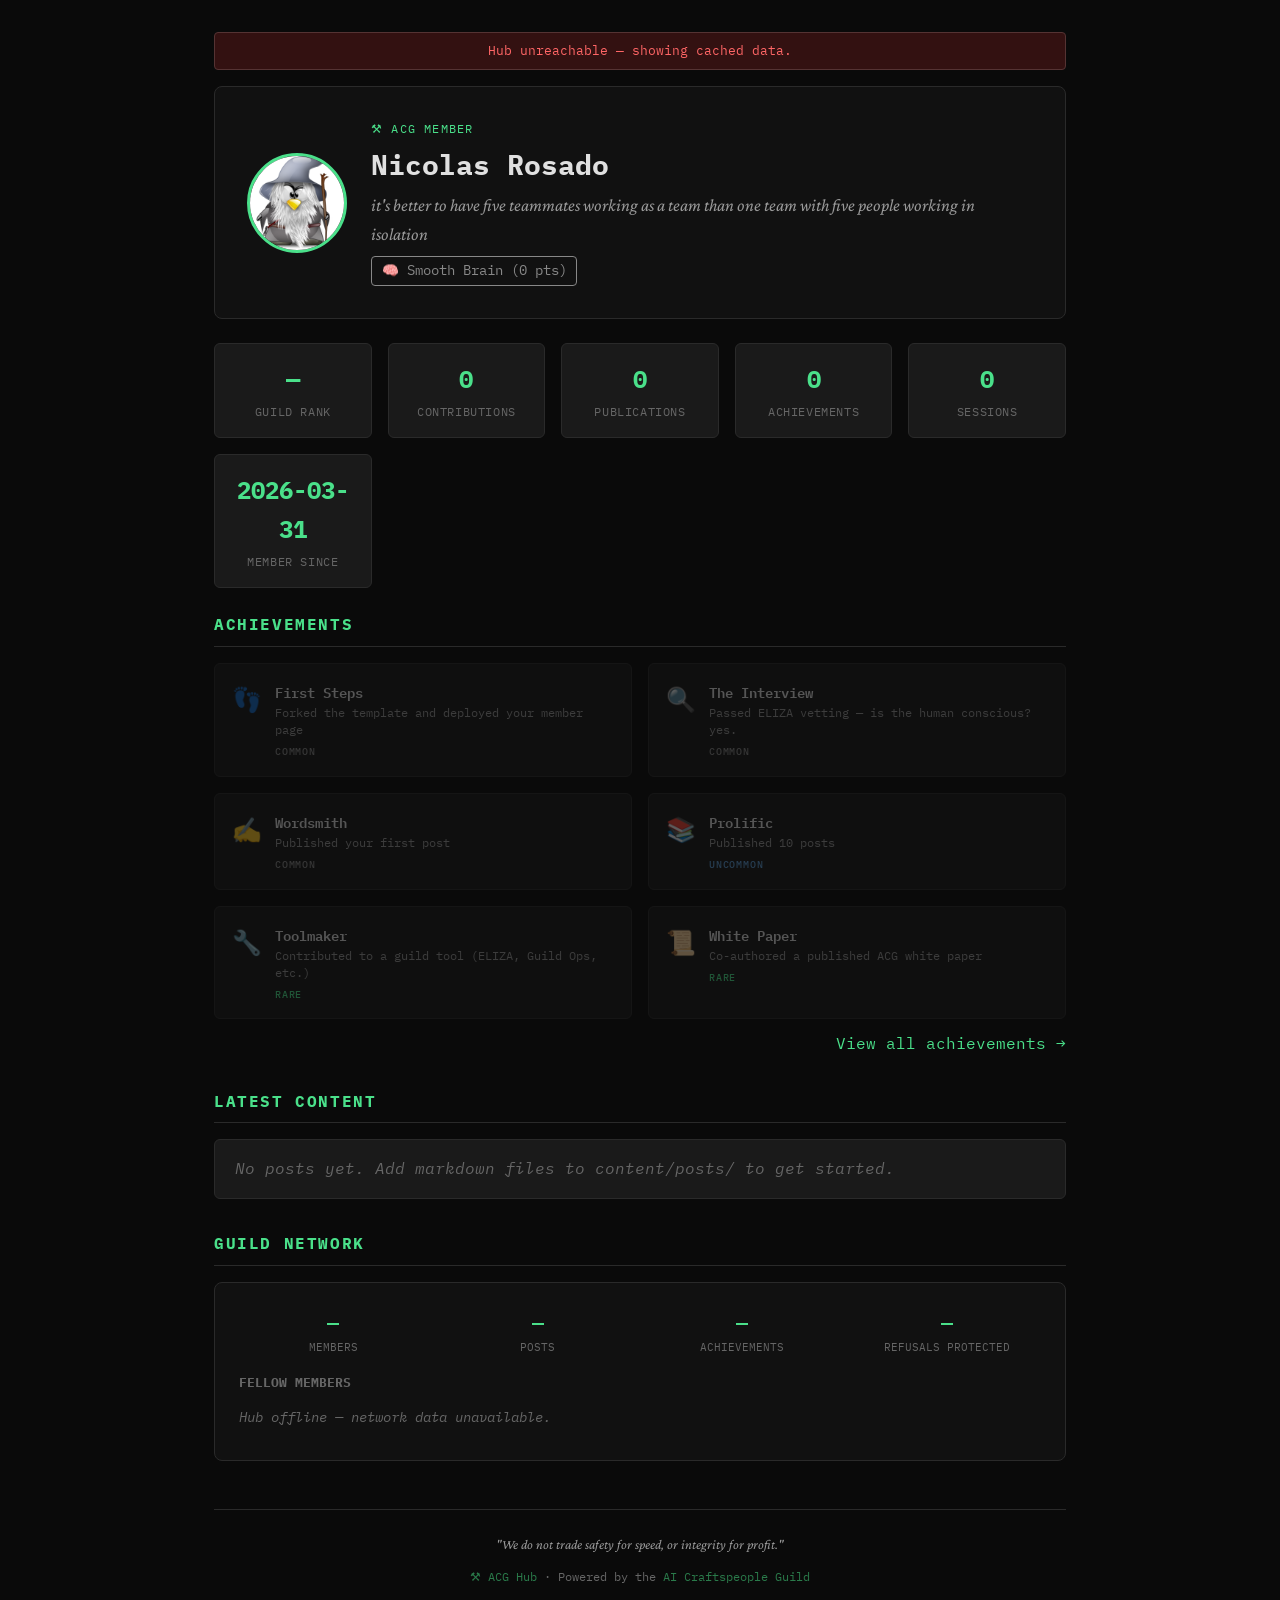
<file: index.html>
<!DOCTYPE html>
<html lang="en">
<head>
  <meta charset="UTF-8">
  <meta name="viewport" content="width=device-width, initial-scale=1.0">
  <title>ACG Member</title>
  <link rel="stylesheet" href="assets/style.css">
</head>
<body>
  <div class="container">

    <!-- Offline Banner -->
    <div class="offline-banner" id="offline-banner">
      Hub unreachable — showing cached data.
    </div>

    <!-- Profile Header -->
    <header class="profile-header">
      <img class="profile-avatar" id="avatar" src="assets/avatar.png" alt="Member avatar">
      <div class="profile-info">
        <div class="profile-badge" id="guild-badge">&#9874; ACG MEMBER</div>
        <h1 class="profile-handle" id="handle">Loading...</h1>
        <p class="profile-tagline" id="tagline"></p>
        <span class="brain-tier" id="brain-tier"></span>
      </div>
    </header>

    <!-- Stats Bar -->
    <div class="stats-bar" id="stats-bar">
      <div class="stat-card">
        <div class="stat-value" id="stat-rank">—</div>
        <div class="stat-label">Guild Rank</div>
      </div>
      <div class="stat-card">
        <div class="stat-value" id="stat-contributions">0</div>
        <div class="stat-label">Contributions</div>
      </div>
      <div class="stat-card">
        <div class="stat-value" id="stat-publications">0</div>
        <div class="stat-label">Publications</div>
      </div>
      <div class="stat-card">
        <div class="stat-value" id="stat-achievements">0</div>
        <div class="stat-label">Achievements</div>
      </div>
      <div class="stat-card">
        <div class="stat-value" id="stat-sessions">0</div>
        <div class="stat-label">Sessions</div>
      </div>
      <div class="stat-card">
        <div class="stat-value" id="stat-joined">—</div>
        <div class="stat-label">Member Since</div>
      </div>
    </div>

    <!-- Achievements Section -->
    <section class="section">
      <h2 class="section-title">Achievements</h2>
      <div class="achievement-grid" id="achievement-grid">
        <!-- Populated by JS -->
      </div>
      <p style="margin-top: 0.75rem; text-align: right;">
        <a href="achievements.html">View all achievements &rarr;</a>
      </p>
    </section>

    <!-- Content Feed -->
    <section class="section">
      <h2 class="section-title">Latest Content</h2>
      <ul class="content-list" id="content-feed">
        <li class="content-item">
          <p class="loading">No posts yet. Add markdown files to content/posts/ to get started.</p>
        </li>
      </ul>
    </section>

    <!-- Network Widget -->
    <section class="section">
      <h2 class="section-title">Guild Network</h2>
      <div class="network-widget" id="network-widget">
        <div class="network-stats" id="network-stats">
          <div class="network-stat">
            <div class="network-stat-value" id="net-members">—</div>
            <div class="network-stat-label">Members</div>
          </div>
          <div class="network-stat">
            <div class="network-stat-value" id="net-posts">—</div>
            <div class="network-stat-label">Posts</div>
          </div>
          <div class="network-stat">
            <div class="network-stat-value" id="net-achievements">—</div>
            <div class="network-stat-label">Achievements</div>
          </div>
          <div class="network-stat">
            <div class="network-stat-value" id="net-refusals">—</div>
            <div class="network-stat-label">Refusals Protected</div>
          </div>
        </div>
        <h3 style="font-size: 0.8rem; color: var(--text-muted); margin-bottom: 0.5rem;">FELLOW MEMBERS</h3>
        <ul class="member-list" id="member-list">
          <li class="loading">Fetching guild network...</li>
        </ul>
      </div>
    </section>

    <!-- Footer -->
    <footer class="site-footer">
      <p class="manifesto-quote" id="manifesto-quote">
        "We are craftspeople who chose to build with purpose and integrity."
      </p>
      <p>
        <a href="https://aicraftspeopleguild.github.io">&#9874; ACG Hub</a>
        &middot; Powered by the <a href="https://github.com/AICraftspeopleGuild">AI Craftspeople Guild</a>
      </p>
    </footer>

  </div>

  <script>
    // ================================================================
    // ACG MEMBER PAGE — CLIENT-SIDE LOGIC
    // Reads manifest.json (local) and network.json (from hub)
    // ================================================================

    // CONFIGURE: Set your GitHub username here (or leave as-is to auto-detect)
    const MY_GITHUB = null; // e.g., "ThomasTheTankEngineer" — set in manifest.json instead
    const HUB_URL = 'https://aicraftspeopleguild.github.io';

    // Manifesto quotes for rotating footer
    const MANIFESTO_QUOTES = [
      "We are craftspeople who chose to build with purpose and integrity.",
      "The guild site is a hub, not a host. Your page is yours. The network is ours.",
      "Technology must serve human flourishing, not merely corporate efficiency.",
      "Ethical refusal is not insubordination — it is professional duty.",
      "We do not trade safety for speed, or integrity for profit.",
      "Code is a craft. Ethics is not optional."
    ];

    // Brain tier definitions
    const BRAIN_TIERS = [
      { name: 'Smooth Brain', emoji: '\uD83E\uDDE0', color: '#888888', minPoints: 0 },
      { name: 'Wrinkled Brain', emoji: '\uD83E\uDDE0\u2728', color: '#5b9bd5', minPoints: 100 },
      { name: 'Big Brain', emoji: '\uD83E\uDDE0\uD83D\uDD25', color: '#4ae08a', minPoints: 500 },
      { name: 'Galaxy Brain', emoji: '\uD83E\uDDE0\uD83C\uDF0C', color: '#d4883a', minPoints: 1500 },
      { name: 'Cosmic Brain', emoji: '\uD83E\uDDE0\uD83E\uDE90', color: '#aa44ff', minPoints: 5000 },
      { name: 'Transcendent Brain', emoji: '\uD83E\uDDE0\u26A1', color: '#ffd700', minPoints: 10000 }
    ];

    function getBrainTier(points) {
      let tier = BRAIN_TIERS[0];
      for (const t of BRAIN_TIERS) {
        if (points >= t.minPoints) tier = t;
      }
      return tier;
    }

    function computePoints(stats) {
      return (stats.sessions_attended || 0) * 10
        + (stats.vettings_passed || 0) * 100
        + (stats.publications || 0) * 50
        + (stats.contributions || 0) * 100
        + (stats.refusals_filed || 0) * 200
        + (stats.audits_served || 0) * 500;
    }

    // Load local manifest
    async function loadManifest() {
      try {
        const res = await fetch('manifest.json');
        return await res.json();
      } catch (e) {
        console.error('Failed to load manifest.json', e);
        return null;
      }
    }

    // Load achievements definitions
    async function loadAchievements() {
      try {
        const res = await fetch('data/achievements.json');
        return await res.json();
      } catch (e) {
        return { unlocked: [], definitions: {} };
      }
    }

    // Load network data from hub
    async function loadNetwork() {
      try {
        const res = await fetch(`${HUB_URL}/data/network.json`);
        return await res.json();
      } catch (e) {
        console.warn('Hub unreachable', e);
        return null;
      }
    }

    function renderProfile(manifest) {
      const m = manifest.member;
      document.getElementById('handle').textContent = m.handle;
      document.getElementById('tagline').textContent = m.tagline;
      document.getElementById('stat-joined').textContent = m.joined;
      if (m.avatar_url) {
        document.getElementById('avatar').src = m.avatar_url;
      }

      // Stats
      const s = manifest.stats;
      document.getElementById('stat-contributions').textContent = s.contributions;
      document.getElementById('stat-publications').textContent = s.publications;
      document.getElementById('stat-achievements').textContent = manifest.achievements.length;
      document.getElementById('stat-sessions').textContent = s.sessions_attended;

      // Brain tier
      const points = computePoints(s);
      const tier = getBrainTier(points);
      const tierEl = document.getElementById('brain-tier');
      tierEl.textContent = `${tier.emoji} ${tier.name} (${points} pts)`;
      tierEl.style.color = tier.color;
      tierEl.style.borderColor = tier.color;

      document.title = `${m.handle} — ACG Member`;
    }

    function renderAchievements(manifest, achData) {
      const grid = document.getElementById('achievement-grid');
      grid.innerHTML = '';
      const unlocked = new Set(manifest.achievements || []);
      const defs = achData.definitions || {};

      const rarityColors = {
        common: '#888888',
        uncommon: '#5b9bd5',
        rare: '#4ae08a',
        epic: '#d4883a',
        legendary: '#ffd700'
      };

      // Show unlocked first, then a few locked
      const keys = Object.keys(defs);
      const unlockedKeys = keys.filter(k => unlocked.has(k));
      const lockedKeys = keys.filter(k => !unlocked.has(k));
      const display = [...unlockedKeys, ...lockedKeys.slice(0, 6)];

      for (const key of display) {
        const ach = defs[key];
        const isUnlocked = unlocked.has(key);
        const card = document.createElement('div');
        card.className = `achievement-card ${isUnlocked ? 'unlocked' : 'locked'}`;
        card.innerHTML = `
          <span class="achievement-icon">${ach.icon}</span>
          <div class="achievement-info">
            <h3>${ach.name}</h3>
            <p>${ach.description}</p>
            <div class="achievement-rarity" style="color: ${rarityColors[ach.rarity] || '#888'}">${ach.rarity}</div>
          </div>
        `;
        grid.appendChild(card);
      }
    }

    function renderContent(manifest) {
      const feed = document.getElementById('content-feed');
      const posts = manifest.content.posts || [];
      const projects = manifest.content.projects || [];
      const all = [
        ...posts.map(p => ({ ...p, type: 'post' })),
        ...projects.map(p => ({ ...p, type: 'project' }))
      ].sort((a, b) => new Date(b.date || 0) - new Date(a.date || 0));

      if (all.length === 0) return;

      feed.innerHTML = '';
      for (const item of all.slice(0, 10)) {
        const li = document.createElement('li');
        li.className = 'content-item';
        li.innerHTML = `
          <div class="content-item-title">
            ${item.url ? `<a href="${item.url}">${item.title}</a>` : item.title}
            <span class="tag">${item.type}</span>
          </div>
          <div class="content-item-meta">${item.date || ''}</div>
          ${item.excerpt ? `<p class="content-item-excerpt">${item.excerpt}</p>` : ''}
        `;
        feed.appendChild(li);
      }
    }

    function renderNetwork(network, manifest) {
      if (!network) {
        document.getElementById('offline-banner').style.display = 'block';
        document.getElementById('member-list').innerHTML = '<li class="loading">Hub offline — network data unavailable.</li>';
        return;
      }

      const members = network.members || [];
      const myGithub = manifest.member.github;

      // Network stats
      document.getElementById('net-members').textContent = members.length;
      document.getElementById('net-posts').textContent = members.reduce((s, m) => s + (m.stats?.publications || 0), 0);
      document.getElementById('net-achievements').textContent = members.reduce((s, m) => s + (m.achievements?.length || 0), 0);
      document.getElementById('net-refusals').textContent = members.reduce((s, m) => s + (m.stats?.refusals_filed || 0), 0);

      // Find my rank
      const sorted = [...members].sort((a, b) => computePoints(b.stats || {}) - computePoints(a.stats || {}));
      const myIndex = sorted.findIndex(m => m.github === myGithub);
      if (myIndex >= 0) {
        document.getElementById('stat-rank').textContent = `#${myIndex + 1}`;
      }

      // Member list (top 10)
      const list = document.getElementById('member-list');
      list.innerHTML = '';
      for (const m of sorted.slice(0, 10)) {
        const tier = getBrainTier(computePoints(m.stats || {}));
        const li = document.createElement('li');
        li.innerHTML = `${tier.emoji} <a href="${m.site_url}">${m.handle}</a> <span style="color:var(--text-muted)">${computePoints(m.stats || {})} pts</span>`;
        list.appendChild(li);
      }
    }

    // Rotate manifesto quote
    function setRandomQuote() {
      const el = document.getElementById('manifesto-quote');
      el.textContent = `"${MANIFESTO_QUOTES[Math.floor(Math.random() * MANIFESTO_QUOTES.length)]}"`;
    }

    // Init
    (async function init() {
      setRandomQuote();

      const [manifest, achData, network] = await Promise.all([
        loadManifest(),
        loadAchievements(),
        loadNetwork()
      ]);

      if (manifest) {
        renderProfile(manifest);
        renderAchievements(manifest, achData);
        renderContent(manifest);
        renderNetwork(network, manifest);
      }
    })();
  </script>
</body>
</html>
</file>
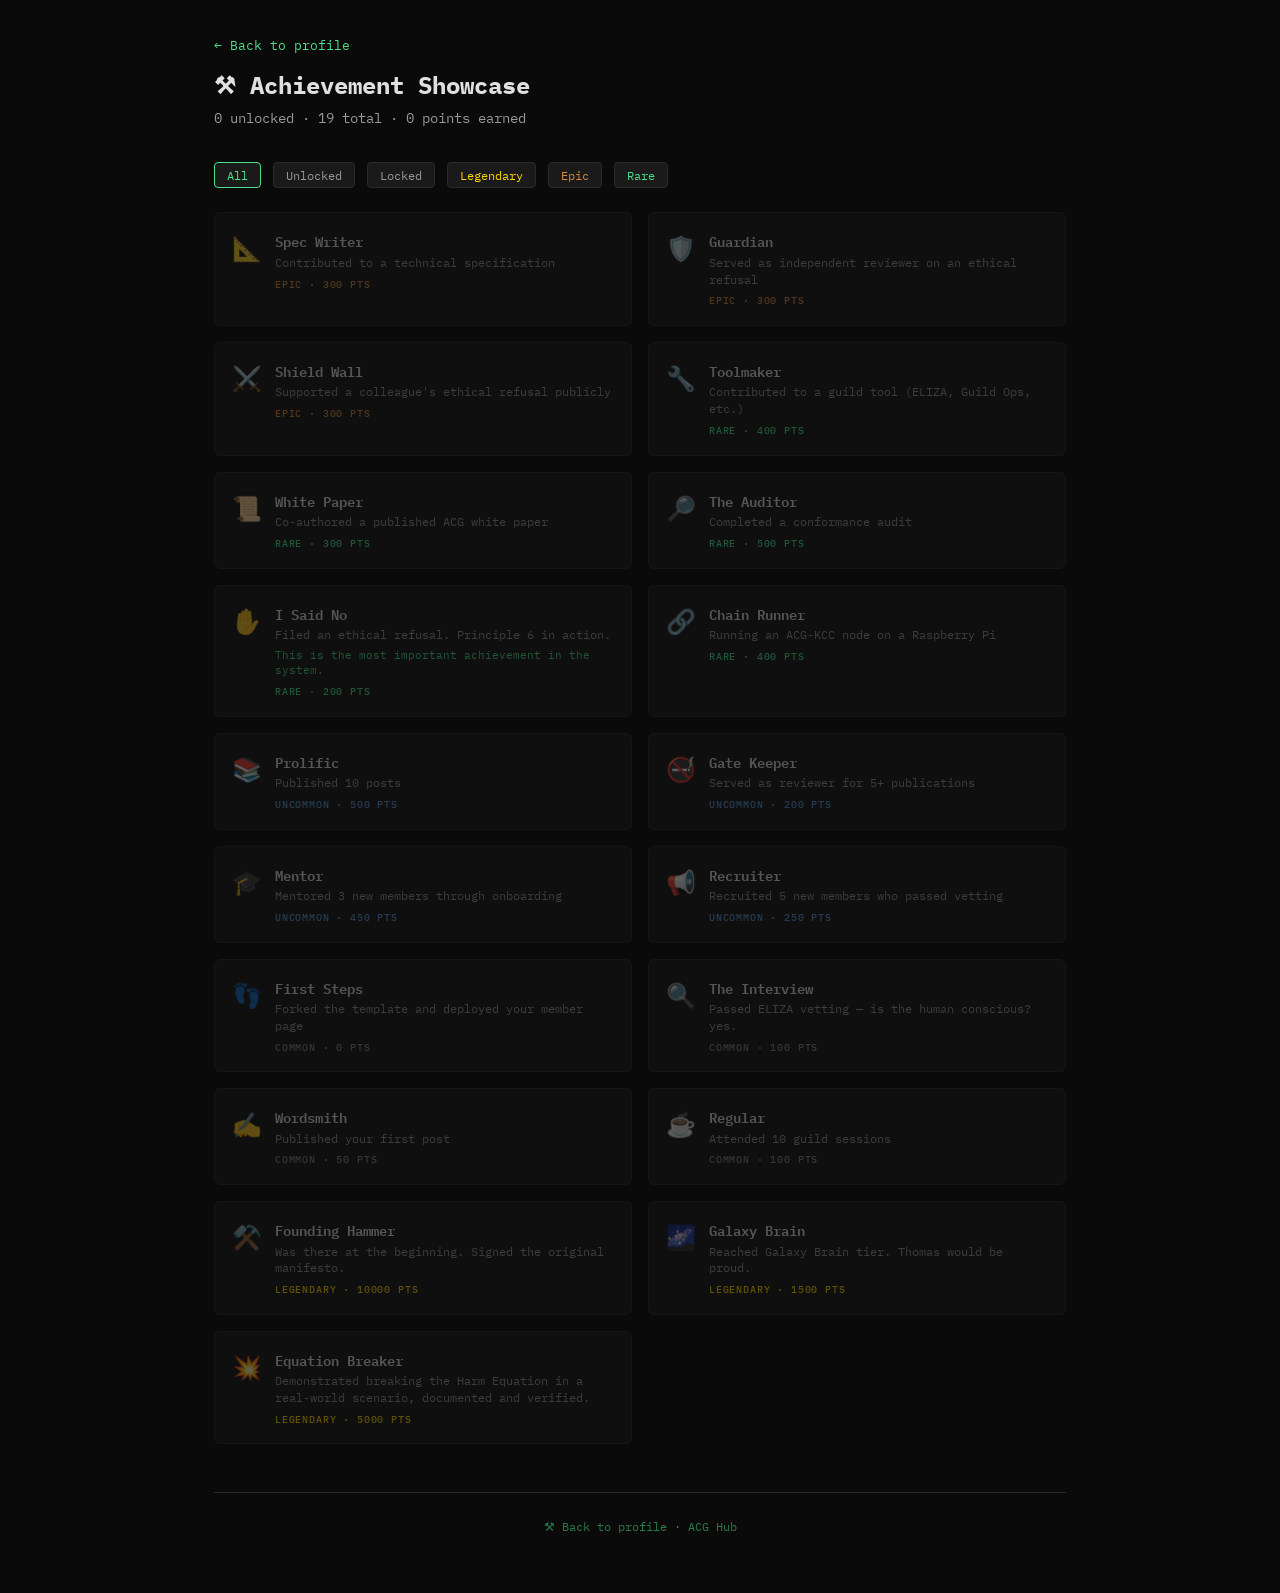
<file: achievements.html>
<!DOCTYPE html>
<html lang="en">
<head>
  <meta charset="UTF-8">
  <meta name="viewport" content="width=device-width, initial-scale=1.0">
  <title>Achievements — ACG Member</title>
  <link rel="stylesheet" href="assets/style.css">
</head>
<body>
  <div class="container">

    <header style="margin-bottom: 2rem;">
      <a href="index.html" style="font-size: 0.8rem;">&larr; Back to profile</a>
      <h1 style="margin-top: 0.5rem; font-size: 1.5rem;">&#9874; Achievement Showcase</h1>
      <p style="color: var(--text-secondary); font-size: 0.85rem; margin-top: 0.25rem;">
        <span id="unlocked-count">0</span> unlocked &middot;
        <span id="total-count">0</span> total &middot;
        <span id="total-points">0</span> points earned
      </p>
    </header>

    <!-- Filter tabs -->
    <div style="margin-bottom: 1.5rem; display: flex; gap: 0.5rem; flex-wrap: wrap;" id="filters">
      <button class="tag filter-btn active" data-filter="all">All</button>
      <button class="tag filter-btn" data-filter="unlocked">Unlocked</button>
      <button class="tag filter-btn" data-filter="locked">Locked</button>
      <button class="tag filter-btn" data-filter="legendary" style="color: #ffd700;">Legendary</button>
      <button class="tag filter-btn" data-filter="epic" style="color: #d4883a;">Epic</button>
      <button class="tag filter-btn" data-filter="rare" style="color: #4ae08a;">Rare</button>
    </div>

    <div class="achievement-grid" id="achievement-grid"></div>

    <footer class="site-footer">
      <p><a href="index.html">&#9874; Back to profile</a> &middot; <a href="https://aicraftspeopleguild.github.io">ACG Hub</a></p>
    </footer>
  </div>

  <script>
    const RARITY_COLORS = {
      common: '#888888',
      uncommon: '#5b9bd5',
      rare: '#4ae08a',
      epic: '#d4883a',
      legendary: '#ffd700'
    };

    let allCards = [];

    async function init() {
      const [manifest, achData] = await Promise.all([
        fetch('manifest.json').then(r => r.json()).catch(() => ({ achievements: [] })),
        fetch('data/achievements.json').then(r => r.json()).catch(() => ({ unlocked: [], definitions: {} }))
      ]);

      const unlocked = new Set(manifest.achievements || []);
      const defs = achData.definitions || {};
      const keys = Object.keys(defs);

      document.getElementById('unlocked-count').textContent = unlocked.size;
      document.getElementById('total-count').textContent = keys.length;

      let totalPoints = 0;
      for (const k of unlocked) {
        if (defs[k]) totalPoints += defs[k].points || 0;
      }
      document.getElementById('total-points').textContent = totalPoints;

      const grid = document.getElementById('achievement-grid');
      grid.innerHTML = '';

      // Sort: unlocked first, then by rarity (legendary > epic > rare > uncommon > common)
      const rarityOrder = { legendary: 0, epic: 1, rare: 2, uncommon: 3, common: 4 };
      const sorted = keys.sort((a, b) => {
        const aUnlocked = unlocked.has(a) ? 0 : 1;
        const bUnlocked = unlocked.has(b) ? 0 : 1;
        if (aUnlocked !== bUnlocked) return aUnlocked - bUnlocked;
        return (rarityOrder[defs[a].rarity] || 5) - (rarityOrder[defs[b].rarity] || 5);
      });

      for (const key of sorted) {
        const ach = defs[key];
        const isUnlocked = unlocked.has(key);
        const card = document.createElement('div');
        card.className = `achievement-card ${isUnlocked ? 'unlocked' : 'locked'}`;
        card.dataset.rarity = ach.rarity;
        card.dataset.state = isUnlocked ? 'unlocked' : 'locked';
        card.innerHTML = `
          <span class="achievement-icon">${ach.icon}</span>
          <div class="achievement-info">
            <h3>${ach.name}</h3>
            <p>${ach.description}</p>
            ${ach.note ? `<p style="color: var(--accent); font-size: 0.7rem; margin-top: 0.25rem;">${ach.note}</p>` : ''}
            <div class="achievement-rarity" style="color: ${RARITY_COLORS[ach.rarity] || '#888'}">${ach.rarity} &middot; ${ach.points || 0} pts</div>
          </div>
        `;
        grid.appendChild(card);
        allCards.push(card);
      }

      // Filter buttons
      document.getElementById('filters').addEventListener('click', (e) => {
        if (!e.target.classList.contains('filter-btn')) return;
        document.querySelectorAll('.filter-btn').forEach(b => b.classList.remove('active'));
        e.target.classList.add('active');
        const filter = e.target.dataset.filter;
        for (const card of allCards) {
          let show = true;
          if (filter === 'unlocked') show = card.dataset.state === 'unlocked';
          else if (filter === 'locked') show = card.dataset.state === 'locked';
          else if (['legendary', 'epic', 'rare'].includes(filter)) show = card.dataset.rarity === filter;
          card.style.display = show ? '' : 'none';
        }
      });
    }

    init();
  </script>

  <style>
    .filter-btn {
      cursor: pointer;
      background: var(--bg-card);
      border: 1px solid var(--border);
      color: var(--text-secondary);
      padding: 0.3rem 0.75rem;
      font-family: var(--font-mono);
      font-size: 0.75rem;
      border-radius: 4px;
      transition: border-color 0.2s, color 0.2s;
    }
    .filter-btn:hover { border-color: var(--accent-dim); }
    .filter-btn.active {
      border-color: var(--accent);
      color: var(--accent);
    }
  </style>
</body>
</html>
</file>
<file: assets/style.css>
/* ============================================================
   ACG MEMBER TEMPLATE — STYLE SHEET
   Dark terminal aesthetic. IBM Plex Mono + Crimson Pro.
   Green guild accents. Customize freely below.
   ============================================================ */

/* --- Fonts --- */
@import url('https://fonts.googleapis.com/css2?family=IBM+Plex+Mono:wght@400;500;700&family=Crimson+Pro:wght@400;600;700&display=swap');

/* --- CSS Custom Properties (edit these to theme your page) --- */
:root {
  --bg-primary: #0a0a0a;
  --bg-secondary: #111111;
  --bg-card: #1a1a1a;
  --bg-card-hover: #222222;
  --text-primary: #e0e0e0;
  --text-secondary: #999999;
  --text-muted: #666666;
  --accent: #4ae08a;
  --accent-dim: #2a7a4a;
  --accent-glow: rgba(74, 224, 138, 0.15);
  --border: #2a2a2a;
  --border-bright: #3a3a3a;
  --font-mono: 'IBM Plex Mono', monospace;
  --font-serif: 'Crimson Pro', serif;
  --rarity-common: #888888;
  --rarity-uncommon: #5b9bd5;
  --rarity-rare: #4ae08a;
  --rarity-epic: #d4883a;
  --rarity-legendary: #ffd700;
  --tier-0: #888888;
  --tier-1: #5b9bd5;
  --tier-2: #4ae08a;
  --tier-3: #d4883a;
  --tier-4: #aa44ff;
  --tier-5: #ffd700;
}

/* --- Reset & Base --- */
*, *::before, *::after {
  box-sizing: border-box;
  margin: 0;
  padding: 0;
}

html {
  font-size: 16px;
  scroll-behavior: smooth;
}

body {
  background: var(--bg-primary);
  color: var(--text-primary);
  font-family: var(--font-mono);
  line-height: 1.6;
  min-height: 100vh;
}

a {
  color: var(--accent);
  text-decoration: none;
  transition: color 0.2s;
}

a:hover {
  color: #6ff0a8;
  text-decoration: underline;
}

/* --- Layout --- */
.container {
  max-width: 900px;
  margin: 0 auto;
  padding: 2rem 1.5rem;
}

/* --- Header / Profile --- */
.profile-header {
  display: flex;
  align-items: center;
  gap: 1.5rem;
  padding: 2rem;
  background: var(--bg-secondary);
  border: 1px solid var(--border);
  border-radius: 8px;
  margin-bottom: 1.5rem;
}

.profile-avatar {
  width: 100px;
  height: 100px;
  border-radius: 50%;
  border: 3px solid var(--accent);
  object-fit: cover;
  flex-shrink: 0;
}

.profile-info {
  flex: 1;
}

.profile-badge {
  font-size: 0.75rem;
  color: var(--accent);
  text-transform: uppercase;
  letter-spacing: 0.1em;
  margin-bottom: 0.25rem;
}

.profile-handle {
  font-size: 1.75rem;
  font-weight: 700;
  color: var(--text-primary);
  font-family: var(--font-mono);
}

.profile-tagline {
  font-family: var(--font-serif);
  font-size: 1.1rem;
  color: var(--text-secondary);
  font-style: italic;
  margin-top: 0.25rem;
}

.brain-tier {
  display: inline-block;
  font-size: 0.85rem;
  padding: 0.2rem 0.6rem;
  border-radius: 4px;
  margin-top: 0.5rem;
  border: 1px solid;
}

/* --- Stats Bar --- */
.stats-bar {
  display: grid;
  grid-template-columns: repeat(auto-fit, minmax(140px, 1fr));
  gap: 1rem;
  margin-bottom: 1.5rem;
}

.stat-card {
  background: var(--bg-card);
  border: 1px solid var(--border);
  border-radius: 6px;
  padding: 1rem;
  text-align: center;
  transition: border-color 0.2s;
}

.stat-card:hover {
  border-color: var(--accent-dim);
}

.stat-value {
  font-size: 1.5rem;
  font-weight: 700;
  color: var(--accent);
}

.stat-label {
  font-size: 0.75rem;
  color: var(--text-muted);
  text-transform: uppercase;
  letter-spacing: 0.05em;
  margin-top: 0.25rem;
}

/* --- Sections --- */
.section {
  margin-bottom: 2rem;
}

.section-title {
  font-size: 1rem;
  font-weight: 700;
  color: var(--accent);
  text-transform: uppercase;
  letter-spacing: 0.1em;
  border-bottom: 1px solid var(--border);
  padding-bottom: 0.5rem;
  margin-bottom: 1rem;
}

/* --- Achievement Grid --- */
.achievement-grid {
  display: grid;
  grid-template-columns: repeat(auto-fill, minmax(280px, 1fr));
  gap: 1rem;
}

.achievement-card {
  background: var(--bg-card);
  border: 1px solid var(--border);
  border-radius: 6px;
  padding: 1rem;
  display: flex;
  align-items: flex-start;
  gap: 0.75rem;
  transition: border-color 0.2s, background 0.2s;
}

.achievement-card:hover {
  border-color: var(--border-bright);
  background: var(--bg-card-hover);
}

.achievement-card.locked {
  opacity: 0.35;
}

.achievement-card.unlocked {
  opacity: 1;
}

.achievement-icon {
  font-size: 1.5rem;
  flex-shrink: 0;
  width: 2rem;
  text-align: center;
}

.achievement-info h3 {
  font-size: 0.9rem;
  font-weight: 600;
  margin-bottom: 0.15rem;
}

.achievement-info p {
  font-size: 0.75rem;
  color: var(--text-secondary);
  line-height: 1.4;
}

.achievement-rarity {
  font-size: 0.65rem;
  text-transform: uppercase;
  letter-spacing: 0.08em;
  margin-top: 0.25rem;
  font-weight: 500;
}

/* --- Content Feed --- */
.content-list {
  list-style: none;
}

.content-item {
  background: var(--bg-card);
  border: 1px solid var(--border);
  border-radius: 6px;
  padding: 1rem 1.25rem;
  margin-bottom: 0.75rem;
  transition: border-color 0.2s;
}

.content-item:hover {
  border-color: var(--accent-dim);
}

.content-item-title {
  font-size: 1rem;
  font-weight: 600;
  margin-bottom: 0.25rem;
}

.content-item-meta {
  font-size: 0.75rem;
  color: var(--text-muted);
}

.content-item-excerpt {
  font-family: var(--font-serif);
  font-size: 0.9rem;
  color: var(--text-secondary);
  margin-top: 0.5rem;
  line-height: 1.5;
}

/* --- Network Widget --- */
.network-widget {
  background: var(--bg-secondary);
  border: 1px solid var(--border);
  border-radius: 8px;
  padding: 1.5rem;
}

.network-stats {
  display: grid;
  grid-template-columns: repeat(auto-fit, minmax(120px, 1fr));
  gap: 1rem;
  margin-bottom: 1rem;
}

.network-stat {
  text-align: center;
}

.network-stat-value {
  font-size: 1.25rem;
  font-weight: 700;
  color: var(--accent);
}

.network-stat-label {
  font-size: 0.7rem;
  color: var(--text-muted);
  text-transform: uppercase;
}

.member-list {
  list-style: none;
}

.member-list li {
  padding: 0.4rem 0;
  border-bottom: 1px solid var(--border);
  font-size: 0.85rem;
}

.member-list li:last-child {
  border-bottom: none;
}

/* --- Footer --- */
.site-footer {
  margin-top: 3rem;
  padding: 1.5rem;
  border-top: 1px solid var(--border);
  text-align: center;
  font-size: 0.75rem;
  color: var(--text-muted);
}

.site-footer a {
  color: var(--accent-dim);
}

.manifesto-quote {
  font-family: var(--font-serif);
  font-style: italic;
  color: var(--text-secondary);
  margin-bottom: 0.75rem;
  font-size: 0.85rem;
}

/* --- Utility --- */
.loading {
  color: var(--text-muted);
  font-style: italic;
}

.offline-banner {
  background: #331111;
  border: 1px solid #553333;
  color: #ff6666;
  padding: 0.5rem 1rem;
  border-radius: 4px;
  font-size: 0.8rem;
  text-align: center;
  margin-bottom: 1rem;
  display: none;
}

.tag {
  display: inline-block;
  font-size: 0.65rem;
  padding: 0.15rem 0.5rem;
  border-radius: 3px;
  background: var(--bg-card);
  border: 1px solid var(--border);
  color: var(--text-secondary);
  margin-right: 0.25rem;
}

/* --- Responsive --- */
@media (max-width: 600px) {
  .profile-header {
    flex-direction: column;
    text-align: center;
  }

  .stats-bar {
    grid-template-columns: repeat(2, 1fr);
  }

  .achievement-grid {
    grid-template-columns: 1fr;
  }

  .container {
    padding: 1rem;
  }
}
</file>
